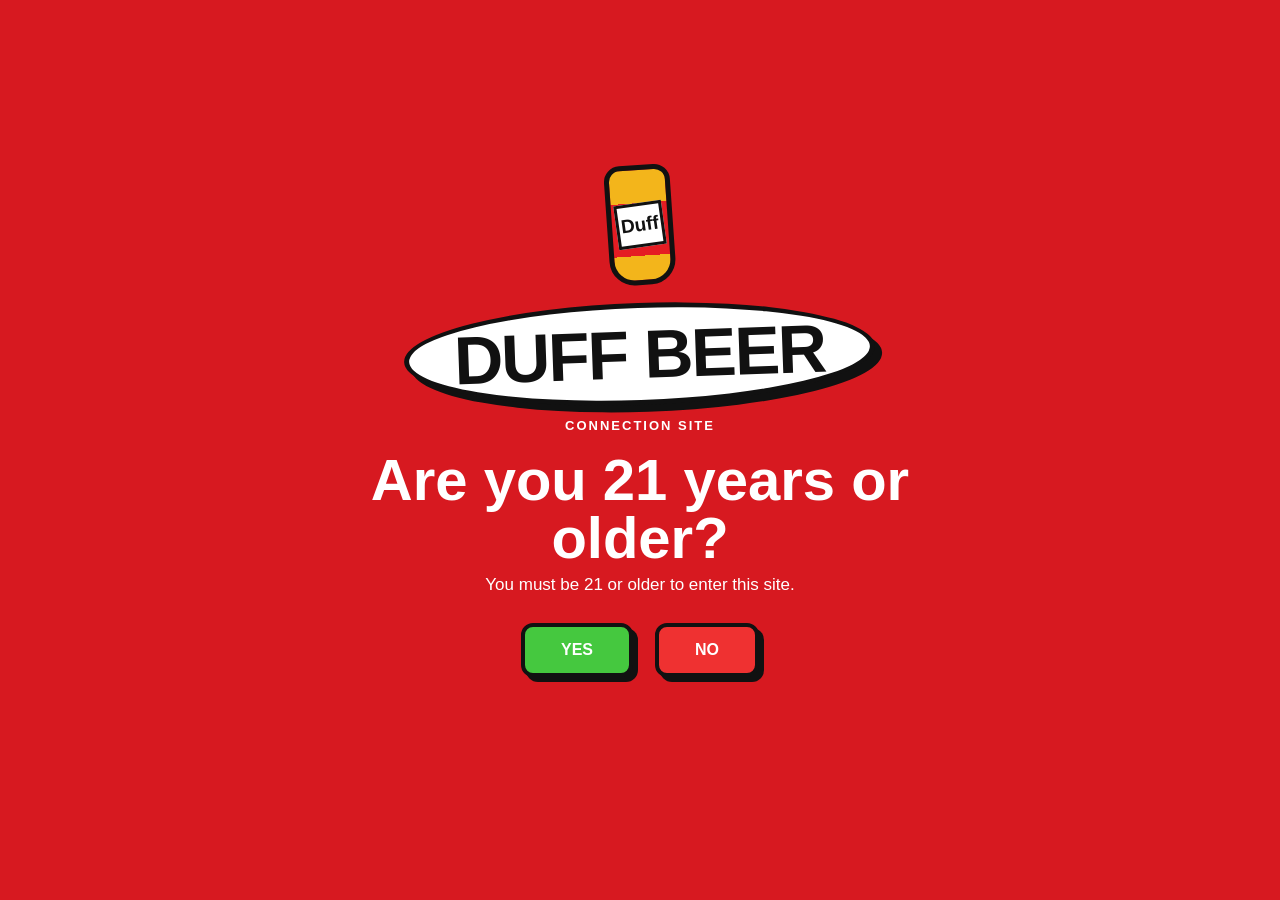
<file: index.html>
<!DOCTYPE html>
<html lang="en">
<head>
  <meta charset="UTF-8">
  <meta name="viewport" content="width=device-width, initial-scale=1.0">
  <meta name="description" content="DUFF BEER connection site — a fictional fan-made website concept.">
  <title>DUFF BEER | Connection Site</title>
  <link rel="stylesheet" href="styles.css">
</head>
<body>
  <div id="ageGate" class="age-gate" aria-modal="true" role="dialog" aria-labelledby="ageTitle">
    <div class="age-card">
      <div class="mini-bottle" aria-hidden="true"><span class="mini-label">Duff</span></div>
      <div class="logo-pill">DUFF BEER</div>
      <p class="eyebrow">CONNECTION SITE</p>
      <h1 id="ageTitle">Are you 21 years or older?</h1>
      <p class="age-copy">You must be 21 or older to enter this site.</p>
      <div class="age-buttons"><button id="yesBtn" class="btn btn-yes" type="button">YES</button><button id="noBtn" class="btn btn-no" type="button">NO</button></div>
      <p id="ageMessage" class="age-message" aria-live="polite"></p>
    </div>
  </div>

  <div id="site" class="site" hidden>
    <header class="site-header">
      <a class="brand" href="#home" aria-label="Duff Beer home"><span class="brand-bottle" aria-hidden="true">D</span><span class="brand-logo">DUFF BEER</span></a>
      <nav class="nav" id="mainNav" aria-label="Main navigation">
        <a href="#home">Home</a><a href="#products">Products</a><a href="#sponsors">Sponsors</a><a href="#merch">Merch</a><a href="#story">Our Story</a><a href="3d.html">3D Experience</a>
      </nav>
      <button class="menu-button" id="menuButton" type="button" aria-label="Open menu" aria-expanded="false">☰</button>
    </header>

    <main>
      <section id="home" class="hero">
        <div class="hero-copy">
          <p class="eyebrow">WELCOME TO THE CONNECTION SITE</p><h2>DUFF<br><span>BEER</span></h2>
          <p class="tagline">The Beer for Everyone.</p><p class="subtag">Great taste. Good times. Duff.</p>
          <a class="btn hero-btn" href="#products">EXPLORE DUFF</a>
        </div>
        <div class="can-stage" aria-label="Decorative rotating Duff can">
          <div class="can"><div class="can-top"></div><div class="can-body"><div class="can-word">Duff</div><div class="can-beer">BEER</div></div><div class="can-bottom"></div></div>
        </div>
      </section>

      <section id="products" class="content-section products-section">
        <div class="section-heading"><p class="eyebrow">THE DUFF LINEUP</p><h2>Featured Products</h2><p>Explore the fictional Duff lineup and classic brand designs.</p></div>
        <div class="cards">
          <article class="card" data-title="Duff Classic" data-copy="The iconic original Duff can design.">
            <div class="product-art can-small"><img src="site-images/duff-classic.svg" alt="Duff Classic can"></div><h3>DUFF CLASSIC</h3><p>The iconic original can design.</p><button class="card-link" type="button" data-modal="product">VIEW PRODUCT →</button>
          </article>
          <article class="card" data-title="Duff 6-Pack" data-copy="A classic fictional six-pack concept for the collection.">
            <div class="product-art six-pack"><img src="site-images/duff-sixpack.svg" alt="Duff six-pack"></div><h3>DUFF 6-PACK</h3><p>A classic pack for the collection.</p><button class="card-link" type="button" data-modal="product">VIEW PRODUCT →</button>
          </article>
          <article class="card" id="merch" data-title="Duff T-Shirt" data-copy="Retro-inspired Duff fan merchandise concept.">
            <div class="product-art shirt-art"><img src="site-images/duff-shirt.svg" alt="Duff T-shirt"></div><h3>DUFF T-SHIRT</h3><p>Retro-inspired Duff fan merchandise.</p><button class="card-link" type="button" data-modal="merch">VIEW MERCH →</button>
          </article>
          <article class="card" data-title="Duff Hat" data-copy="A simple red-and-black Duff cap concept.">
            <div class="product-art hat-art"><img src="site-images/duff-hat.svg" alt="Duff hat"></div><h3>DUFF HAT</h3><p>A simple red-and-black Duff cap.</p><button class="card-link" type="button" data-modal="merch">VIEW MERCH →</button>
          </article>
        </div>
      </section>

      <section id="sponsors" class="split-section">
        <div><p class="eyebrow">PARTNERS</p><h2>Our Sponsors</h2><p>Interested in being part of the Duff connection? This demo section is ready for sponsor logos and partner information.</p></div>
        <div class="sponsor-boxes"><button type="button" data-sponsor="SPONSOR">SPONSOR</button><button type="button" data-sponsor="PARTNER">PARTNER</button><button type="button" data-sponsor="COLLAB">COLLAB</button></div>
      </section>

      <section id="story" class="story-section">
        <div class="story-card"><p class="eyebrow">ABOUT DUFF</p><h2>Our Story</h2><p>DUFF BEER is a fictional brand from <em>The Simpsons</em>. This fan-made connection site is a web design project inspired by the bold yellow, red, black, and hand-drawn style of the reference sketch.</p><p class="small-note">This is a fictional fan-site concept and does not sell or distribute alcohol.</p></div>
        <aside class="newsletter"><p class="eyebrow">STAY IN THE LOOP</p><h2>Get the Newsletter</h2><p>Sign up for fictional Duff site updates.</p><form onsubmit="event.preventDefault(); document.getElementById('signupMessage').textContent='Thanks! You are signed up for this demo.';"><input type="email" placeholder="Your email" aria-label="Your email" required><button class="btn" type="submit">SIGN UP</button></form><p id="signupMessage" class="age-message" aria-live="polite"></p></aside>
      </section>
    </main>

    <div class="site-modal" id="siteModal" hidden aria-modal="true" role="dialog" aria-labelledby="modalTitle">
      <div class="modal-card"><button class="modal-close" id="modalClose" type="button" aria-label="Close popup">×</button><p class="eyebrow" id="modalEyebrow">DUFF CONNECTION</p><h2 id="modalTitle">Duff</h2><p id="modalCopy">Explore the fictional Duff experience.</p><a class="btn modal-action" id="modalAction" href="#products">BACK TO PRODUCTS</a></div>
    </div>

    <footer><strong>DUFF BEER</strong><span>Connection Site • Fan-made web design project</span><a href="#home">BACK TO TOP ↑</a></footer>
  </div>

  <script>
    const gate=document.getElementById('ageGate'),menuButton=document.getElementById('menuButton'),mainNav=document.getElementById('mainNav'),modal=document.getElementById('siteModal'),modalClose=document.getElementById('modalClose'),modalTitle=document.getElementById('modalTitle'),modalCopy=document.getElementById('modalCopy'),modalEyebrow=document.getElementById('modalEyebrow'),modalAction=document.getElementById('modalAction'),site=document.getElementById('site'),yesBtn=document.getElementById('yesBtn'),noBtn=document.getElementById('noBtn'),message=document.getElementById('ageMessage');
    function enterSite(){sessionStorage.setItem('duffAgeVerified','true');gate.hidden=true;site.hidden=false;window.scrollTo(0,0)}
    yesBtn.addEventListener('click',enterSite);noBtn.addEventListener('click',()=>{message.textContent='Sorry, you must be 21 or older to enter.';message.classList.add('error')});
    if(sessionStorage.getItem('duffAgeVerified')==='true'){gate.hidden=true;site.hidden=false}
    menuButton.addEventListener('click',()=>{document.body.classList.toggle('menu-open');const open=document.body.classList.contains('menu-open');menuButton.setAttribute('aria-expanded',String(open));menuButton.setAttribute('aria-label',open?'Close menu':'Open menu')});
    mainNav.querySelectorAll('a').forEach(link=>link.addEventListener('click',()=>document.body.classList.remove('menu-open')));
    function openModal(title,copy,eyebrow,actionText,actionHref){modalTitle.textContent=title;modalCopy.textContent=copy;modalEyebrow.textContent=eyebrow;modalAction.textContent=actionText;modalAction.href=actionHref;modal.hidden=false;modalClose.focus()}
    document.querySelectorAll('[data-modal]').forEach(button=>button.addEventListener('click',()=>{const card=button.closest('.card'),type=button.dataset.modal;openModal(card.dataset.title,card.dataset.copy,type==='merch'?'DUFF MERCH':'DUFF PRODUCT',type==='merch'?'EXPLORE MERCH':'VIEW PRODUCTS','#products')}));
    document.querySelectorAll('[data-sponsor]').forEach(button=>button.addEventListener('click',()=>openModal(button.dataset.sponsor,'This is a fictional sponsor placeholder. Use this space for a partner logo, campaign page, or collaboration details.','DUFF PARTNERS','CLOSE & CONTINUE','#sponsors')));
    function closeModal(){modal.hidden=true}modalClose.addEventListener('click',closeModal);modal.addEventListener('click',event=>{if(event.target===modal)closeModal()});document.addEventListener('keydown',event=>{if(event.key==='Escape'&&!modal.hidden)closeModal()});
  </script>
</body>
</html>
</file>
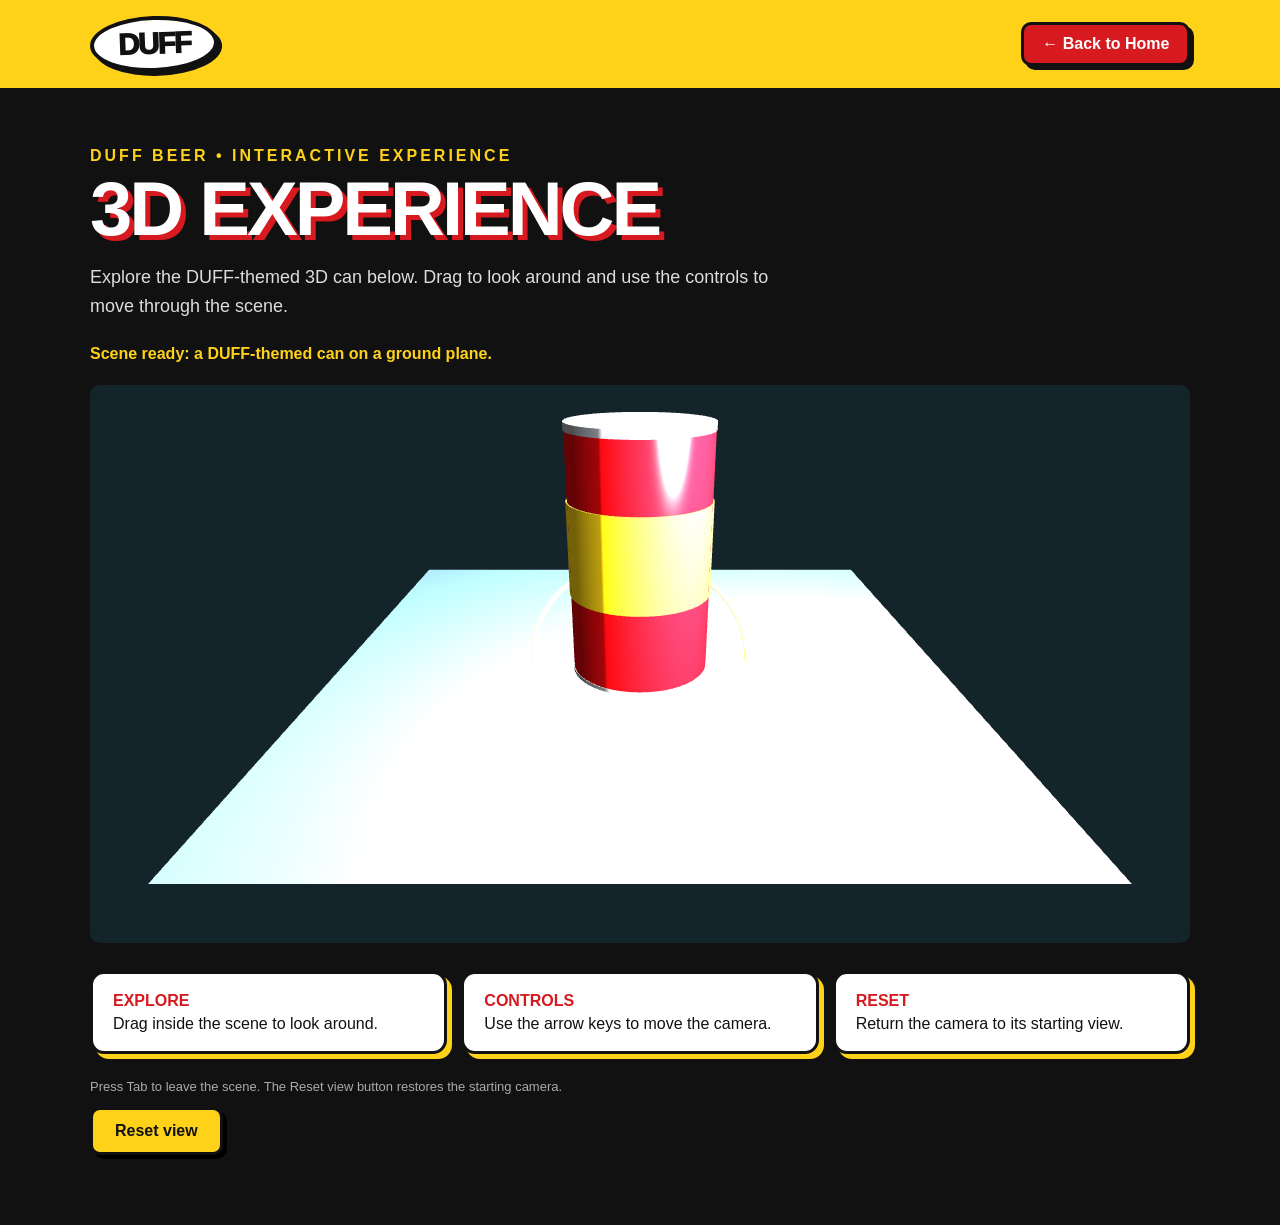
<file: 3d.html>
<!doctype html>
<html lang="en">
<head>
  <meta charset="utf-8">
  <meta name="viewport" content="width=device-width, initial-scale=1">
  <title>DUFF BEER — 3D Experience</title>
  <link rel="stylesheet" href="styles.css">
  <style>
    body.three-d-page{margin:0;min-height:100vh;background:#111;color:#fff;font-family:"Trebuchet MS",Arial,sans-serif}
    .three-d-header{background:#ffd21a;border-bottom:4px solid #111;padding:16px clamp(18px,7vw,90px);display:flex;align-items:center;justify-content:space-between;gap:20px}
    .three-d-logo{background:#fff;color:#111;border:4px solid #111;border-radius:50%;padding:7px 24px;font-size:30px;font-weight:1000;letter-spacing:-2px;text-decoration:none;transform:rotate(-2deg);box-shadow:4px 4px 0 #111}
    .three-d-back{background:#d71920;color:#fff;border:3px solid #111;border-radius:10px;padding:10px 18px;text-decoration:none;font-weight:900;box-shadow:4px 4px 0 #111}
    .three-d-main{width:min(1100px,92%);margin:auto;padding:55px 0 70px}
    .three-d-eyebrow{color:#ffd21a;font-weight:900;letter-spacing:3px;margin:0 0 8px}
    .three-d-main h1{font-size:clamp(42px,7vw,76px);line-height:.95;margin:0 0 14px;color:#fff;text-shadow:5px 5px #d71920;letter-spacing:-3px}
    .three-d-intro{max-width:720px;font-size:18px;line-height:1.6;color:#ddd;margin-bottom:24px}
    .three-d-stage{background:#1a1a1a;border:4px solid #ffd21a;border-radius:18px;padding:10px;box-shadow:9px 9px 0 #d71920}
    #renderCanvas{display:block;width:100%;height:min(62vh,600px);min-height:380px;border-radius:10px;background:#0d171b}
    .three-d-info{display:flex;flex-wrap:wrap;gap:14px;margin:28px 0 22px}
    .three-d-card{flex:1 1 240px;background:#fff;color:#111;border:3px solid #111;border-radius:14px;padding:18px 20px;box-shadow:5px 5px 0 #ffd21a}
    .three-d-card strong{display:block;color:#d71920;margin-bottom:5px}
    #reset-view{background:#ffd21a;color:#111;border:3px solid #111;border-radius:10px;padding:12px 22px;font-weight:900;box-shadow:4px 4px 0 #000}
    #scene-status{color:#ffd21a;font-weight:900;min-height:24px}
    .three-d-note{color:#aaa;font-size:13px;margin-top:25px}
    @media(max-width:600px){.three-d-header{padding:14px 18px}.three-d-logo{font-size:23px;padding:6px 18px}.three-d-back{font-size:14px;padding:8px 12px}.three-d-main{padding-top:38px}#renderCanvas{min-height:330px}}
  </style>
</head>
<body class="three-d-page">
  <header class="three-d-header">
    <a class="three-d-logo" href="index.html">DUFF</a>
    <a class="three-d-back" href="index.html">← Back to Home</a>
  </header>
  <main class="three-d-main">
    <p class="three-d-eyebrow">DUFF BEER • INTERACTIVE EXPERIENCE</p>
    <h1>3D EXPERIENCE</h1>
    <p class="three-d-intro" id="scene-description">Explore the DUFF-themed 3D can below. Drag to look around and use the controls to move through the scene.</p>
    <p id="scene-status" role="status">Loading the scene…</p>
    <canvas id="renderCanvas" tabindex="0" aria-label="Interactive DUFF-themed 3D can scene" aria-describedby="scene-description scene-controls">The scene contains a DUFF-themed can and a ground plane.</canvas>
    <div class="three-d-info">
      <div class="three-d-card"><strong>EXPLORE</strong>Drag inside the scene to look around.</div>
      <div class="three-d-card"><strong>CONTROLS</strong>Use the arrow keys to move the camera.</div>
      <div class="three-d-card"><strong>RESET</strong>Return the camera to its starting view.</div>
    </div>
    <p id="scene-controls" class="three-d-note">Press Tab to leave the scene. The Reset view button restores the starting camera.</p>
    <button id="reset-view" type="button" disabled>Reset view</button>
    <noscript><p>JavaScript is disabled. Enable it to run the coding exercise, or ask your instructor for the supported lab route. The written scene description remains available.</p></noscript>
  </main>
  <!-- The canvas exists before the engine and your script load. -->
  <script src="babylon.js"></script>
  <script src="app.js"></script>
</body>
</html>
</file>
<file: styles.css>
*{box-sizing:border-box}html{scroll-behavior:smooth}body{margin:0;font-family:"Trebuchet MS",Arial,sans-serif;background:#fff;color:#111}button,a{font:inherit}button{cursor:pointer}.site-header{height:78px;background:#ffd21a;border-bottom:4px solid #111;display:flex;align-items:center;justify-content:space-between;padding:0 clamp(18px,6vw,90px);position:sticky;top:0;z-index:20}.brand{display:flex;align-items:center;gap:12px;color:#111;text-decoration:none;font-weight:900}.brand-logo,.logo-pill{font-weight:900;letter-spacing:-2px}.brand-logo{font-size:27px;background:#fff;border:3px solid #111;border-radius:50%;padding:5px 22px;transform:rotate(-2deg)}.brand-bottle{width:31px;height:54px;border:3px solid #111;border-radius:8px 8px 12px 12px;background:#e51c23;color:#fff;display:grid;place-items:center;font-weight:900}.nav{display:flex;gap:30px}.nav a{color:#111;text-decoration:none;font-weight:900}.nav a:hover{color:#e51c23}.menu-button{display:none;background:none;border:0;font-size:28px}.age-gate{position:fixed;inset:0;background:#d71920;z-index:100;display:grid;place-items:center;padding:20px}.age-card{width:min(680px,100%);text-align:center;color:#fff}.logo-pill{display:inline-block;background:#fff;color:#111;border:5px solid #111;border-radius:50%;padding:12px 45px;font-size:clamp(34px,7vw,68px);line-height:1;transform:rotate(-2deg);box-shadow:7px 7px 0 #111}.mini-bottle{margin:0 auto 18px;width:66px;height:120px;background:linear-gradient(#f3b51b 0 30%,#e51c23 30% 78%,#f3b51b 78%);border:5px solid #111;border-radius:16px 16px 25px 25px;display:grid;place-items:center;transform:rotate(-4deg)}.mini-label{background:#fff;border:3px solid #111;color:#111;font-size:19px;font-weight:900;padding:8px 2px;transform:rotate(-4deg)}.eyebrow{font-weight:900;letter-spacing:2px;font-size:13px}.age-card h1{font-size:clamp(34px,6vw,58px);margin:18px 0 8px;line-height:1}.age-copy{font-size:17px;margin:0 auto 28px}.age-buttons{display:flex;justify-content:center;gap:22px}.btn{border:4px solid #111;border-radius:12px;background:#ffd21a;color:#111;padding:14px 36px;font-weight:900;text-decoration:none;display:inline-block;box-shadow:5px 5px 0 #111;transition:.15s transform}.btn:hover{transform:translate(-2px,-2px)}.btn-yes{background:#45c83f;color:#fff}.btn-no{background:#ef3131;color:#fff}.age-message{min-height:24px;font-weight:900;margin-top:18px}.error{color:#ffe08a}.hero{min-height:calc(100vh - 78px);display:grid;grid-template-columns:1fr 1fr;align-items:center;padding:60px clamp(25px,8vw,120px);background:#ffd21a;overflow:hidden;position:relative}.hero:before{content:"";position:absolute;inset:0;opacity:.18;background-image:radial-gradient(circle at 20% 30%,#fff 0 8px,transparent 9px),radial-gradient(circle at 70% 65%,#fff 0 12px,transparent 13px);background-size:80px 80px,130px 130px}.hero-copy{position:relative;z-index:1}.hero h2{font-size:clamp(70px,12vw,150px);line-height:.75;margin:10px 0 30px;font-weight:1000;letter-spacing:-8px;text-shadow:7px 7px #fff}.hero h2 span{color:#d71920}.tagline{font-size:clamp(24px,4vw,42px);font-weight:900;margin:0}.subtag{font-size:18px;font-weight:700;margin:10px 0 28px}.hero-btn{background:#d71920;color:#fff}.can-stage{position:relative;z-index:1;display:grid;place-items:center}.can{width:min(280px,55vw);height:480px;animation:float 3s ease-in-out infinite;filter:drop-shadow(18px 20px 0 rgba(0,0,0,.15))}.can-top,.can-bottom{height:42px;background:linear-gradient(#ddd,#888);border:5px solid #111}.can-top{border-radius:50% 50% 20% 20%;position:relative}.can-top:after{content:"";position:absolute;left:50%;top:8px;transform:translateX(-50%);width:75px;height:20px;border:4px solid #111;border-radius:50%}.can-body{height:395px;background:linear-gradient(90deg,#a90f16,#ed1c24 25%,#e31a21 75%,#a90f16);border-left:5px solid #111;border-right:5px solid #111;display:flex;flex-direction:column;align-items:center;justify-content:center}.can-word{background:#fff;border:6px solid #111;border-radius:50%;padding:18px 15px;font-size:54px;font-weight:1000;letter-spacing:-5px;transform:rotate(-7deg)}.can-beer{font-size:30px;font-weight:1000;color:#fff;letter-spacing:4px;margin-top:12px}.can-bottom{border-radius:20% 20% 50% 50%}@keyframes float{50%{transform:translateY(-12px) rotate(2deg)}}.content-section{padding:85px clamp(20px,8vw,100px)}.products-section{background:#fff}.section-heading{text-align:center;margin-bottom:42px}.section-heading h2,.split-section h2,.story-card h2,.newsletter h2{font-size:44px;margin:5px 0 10px}.cards{display:grid;grid-template-columns:repeat(4,1fr);gap:22px}.card{background:#fff;border:3px solid #ddd;border-radius:14px;overflow:hidden;box-shadow:5px 5px 0 #111;padding-bottom:22px;transition:transform .2s ease,box-shadow .2s ease}.card:hover{transform:translateY(-7px);box-shadow:8px 12px 0 #111}.card h3,.card p,.card .card-link{margin-left:20px;margin-right:20px}.card h3{color:#d71920;margin-top:20px}.product-art{height:220px;background:#f7c916;display:grid;place-items:center;position:relative;isolation:isolate;overflow:hidden;box-shadow:inset 0 -35px 60px rgba(0,0,0,.08)}.product-art:before{content:"";position:absolute;inset:0;background:radial-gradient(circle at 25% 18%,rgba(255,255,255,.8),transparent 26%),linear-gradient(135deg,rgba(255,255,255,.2),transparent 45%,rgba(0,0,0,.12));z-index:-1}.product-art:after{content:"";position:absolute;left:12%;right:12%;bottom:12px;height:18px;border-radius:50%;background:rgba(0,0,0,.18);filter:blur(8px);z-index:-1}.product-art img{width:82%;height:88%;object-fit:contain;filter:drop-shadow(8px 12px 6px rgba(0,0,0,.28));transition:transform .28s ease,filter .28s ease}.card:hover .product-art img{transform:translateY(-8px) scale(1.045) rotate(-2deg);filter:drop-shadow(12px 17px 9px rgba(0,0,0,.3))}.can-small{background:linear-gradient(135deg,#ffd21a,#f3b51b)}.six-pack{background:linear-gradient(135deg,#ffd21a,#eeb51a)}.shirt-art{background:linear-gradient(135deg,#f5c51b,#ffd83e)}.hat-art{background:linear-gradient(135deg,#f2bd16,#ffd21a)}.card-link{border:0;background:transparent;padding:0;cursor:pointer;text-align:left;font-weight:900;color:#d71920}.split-section{background:#d71920;color:#fff;padding:80px clamp(20px,8vw,100px);display:grid;grid-template-columns:1fr 1fr;gap:50px;align-items:center}.split-section h2{color:#ffd21a}.sponsor-boxes{display:grid;grid-template-columns:repeat(3,1fr);gap:12px}.sponsor-boxes button{background:#fff;color:#111;min-height:120px;border:4px solid #111;font-weight:1000;font:inherit;cursor:pointer;transition:.2s transform,.2s background}.sponsor-boxes button:hover{transform:translateY(-5px) rotate(-1deg);background:#ffd21a}.story-section{background:#ffd21a;padding:80px clamp(20px,8vw,100px);display:grid;grid-template-columns:1.2fr .8fr;gap:30px}.story-card,.newsletter{background:#fff;border:4px solid #111;border-radius:18px;padding:35px;box-shadow:7px 7px 0 #111}.newsletter form{display:flex;gap:10px;margin-top:20px}.newsletter input{min-width:0;flex:1;border:3px solid #111;padding:13px;border-radius:8px}.small-note{font-size:13px;font-weight:700;margin-top:25px}footer{background:#111;color:#fff;padding:30px clamp(20px,8vw,100px);display:flex;justify-content:space-between;gap:20px;flex-wrap:wrap}footer a{color:#ffd21a;text-decoration:none;font-weight:900}[hidden]{display:none!important}:focus-visible{outline:4px solid #4ecbff;outline-offset:4px}.site-modal{position:fixed;inset:0;z-index:90;background:rgba(0,0,0,.68);display:grid;place-items:center;padding:22px;backdrop-filter:blur(5px)}.modal-card{position:relative;width:min(560px,100%);background:#fff;border:5px solid #111;border-radius:20px;padding:42px;box-shadow:10px 10px 0 #111}.modal-card h2{font-size:clamp(38px,7vw,64px);margin:8px 0 12px;color:#d71920}.modal-close{position:absolute;right:14px;top:10px;border:0;background:transparent;font-size:36px;font-weight:900;cursor:pointer;line-height:1}.modal-action{margin-top:18px}@media(max-width:850px){.nav{position:absolute;top:68px;left:0;right:0;background:#ffd21a;border-bottom:4px solid #111;display:none;flex-direction:column;gap:0;padding:8px 20px 18px}.menu-open .nav{display:flex}.nav a{padding:14px 0;border-bottom:2px solid rgba(17,17,17,.15)}.nav a:last-child{border-bottom:0}.menu-button{display:block}.site-header{height:68px}.brand-logo{font-size:21px}.hero{grid-template-columns:1fr;text-align:center}.hero-copy{display:flex;flex-direction:column;align-items:center}.can{width:210px;height:350px}.can-body{height:285px}.can-word{font-size:42px}.cards{grid-template-columns:repeat(2,1fr)}.split-section,.story-section{grid-template-columns:1fr}.sponsor-boxes{grid-template-columns:repeat(3,1fr)}}@media(max-width:520px){.cards{grid-template-columns:1fr}.age-buttons{gap:12px}.btn{padding:12px 27px}.newsletter form{flex-direction:column}.sponsor-boxes{grid-template-columns:1fr}.hero{padding-top:40px}.can{margin-top:30px}.product-art{height:235px}.product-art img{width:84%;height:90%}}
</file>
